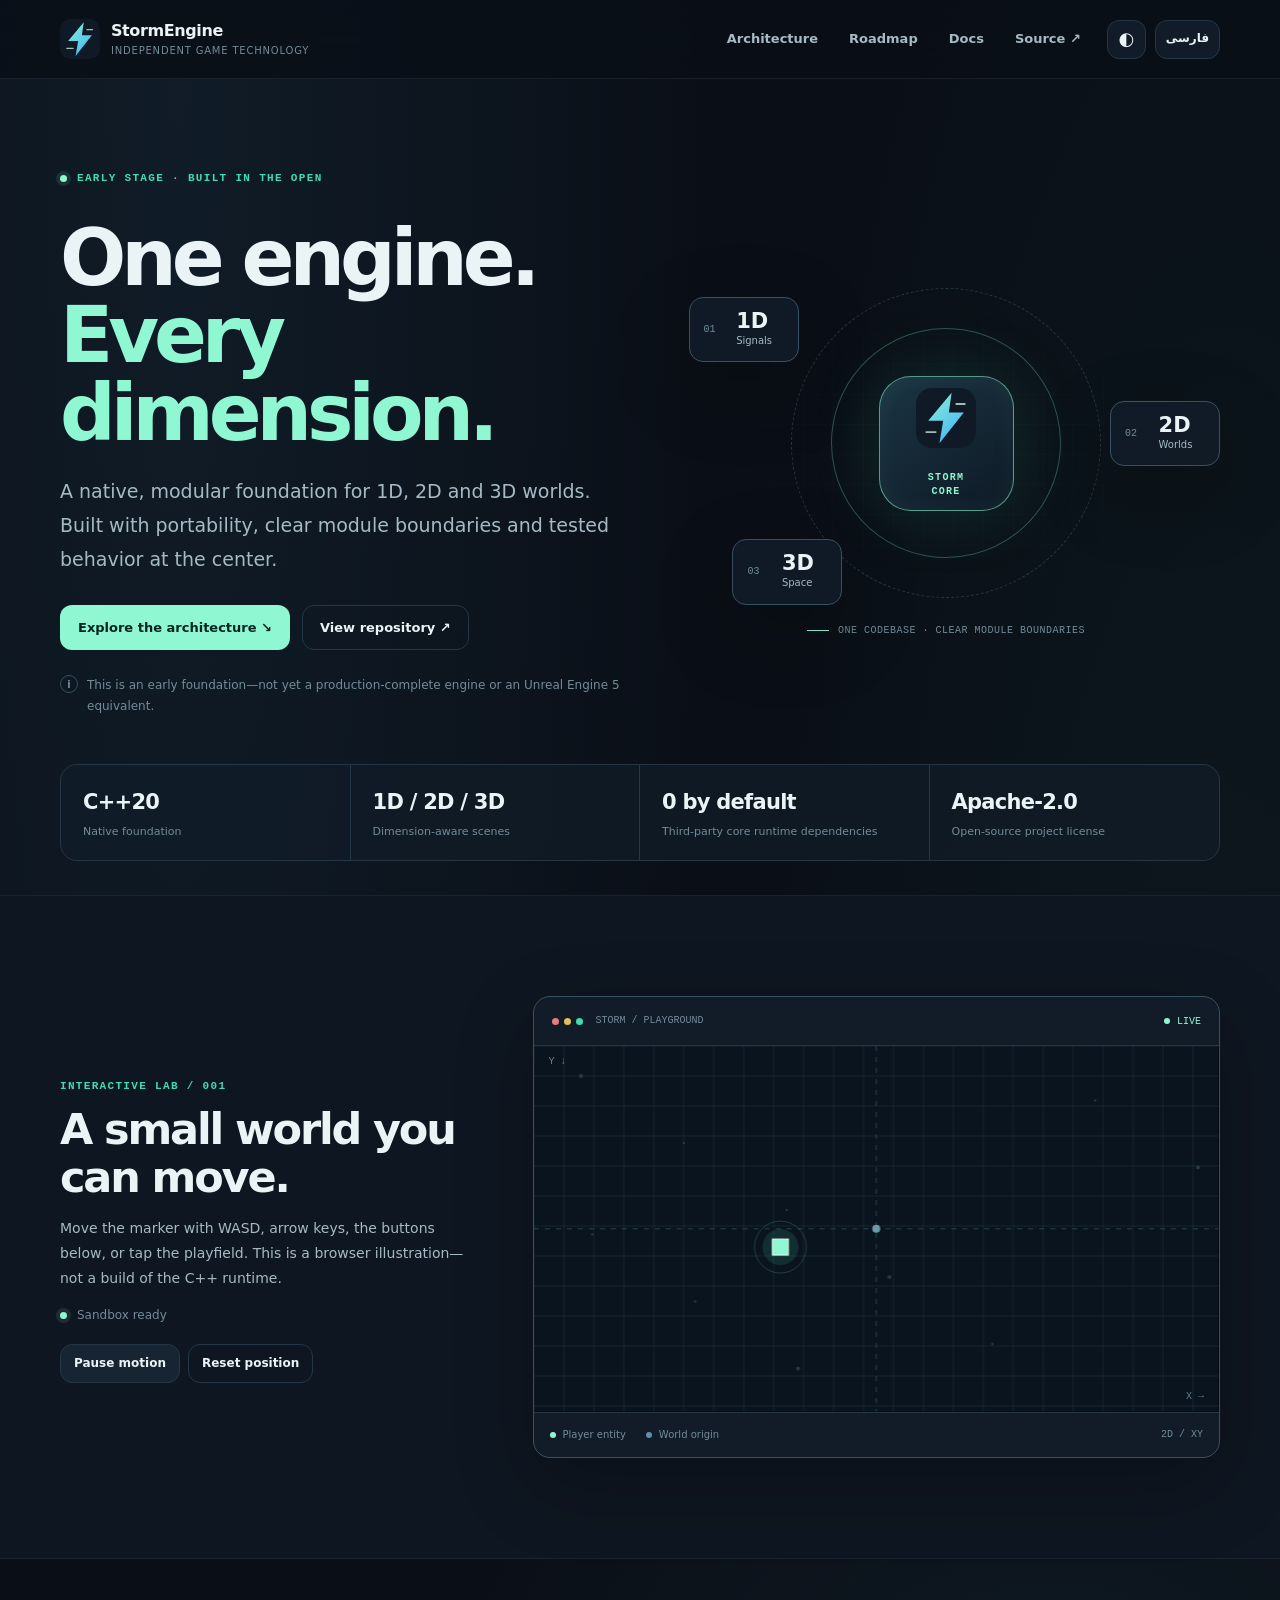
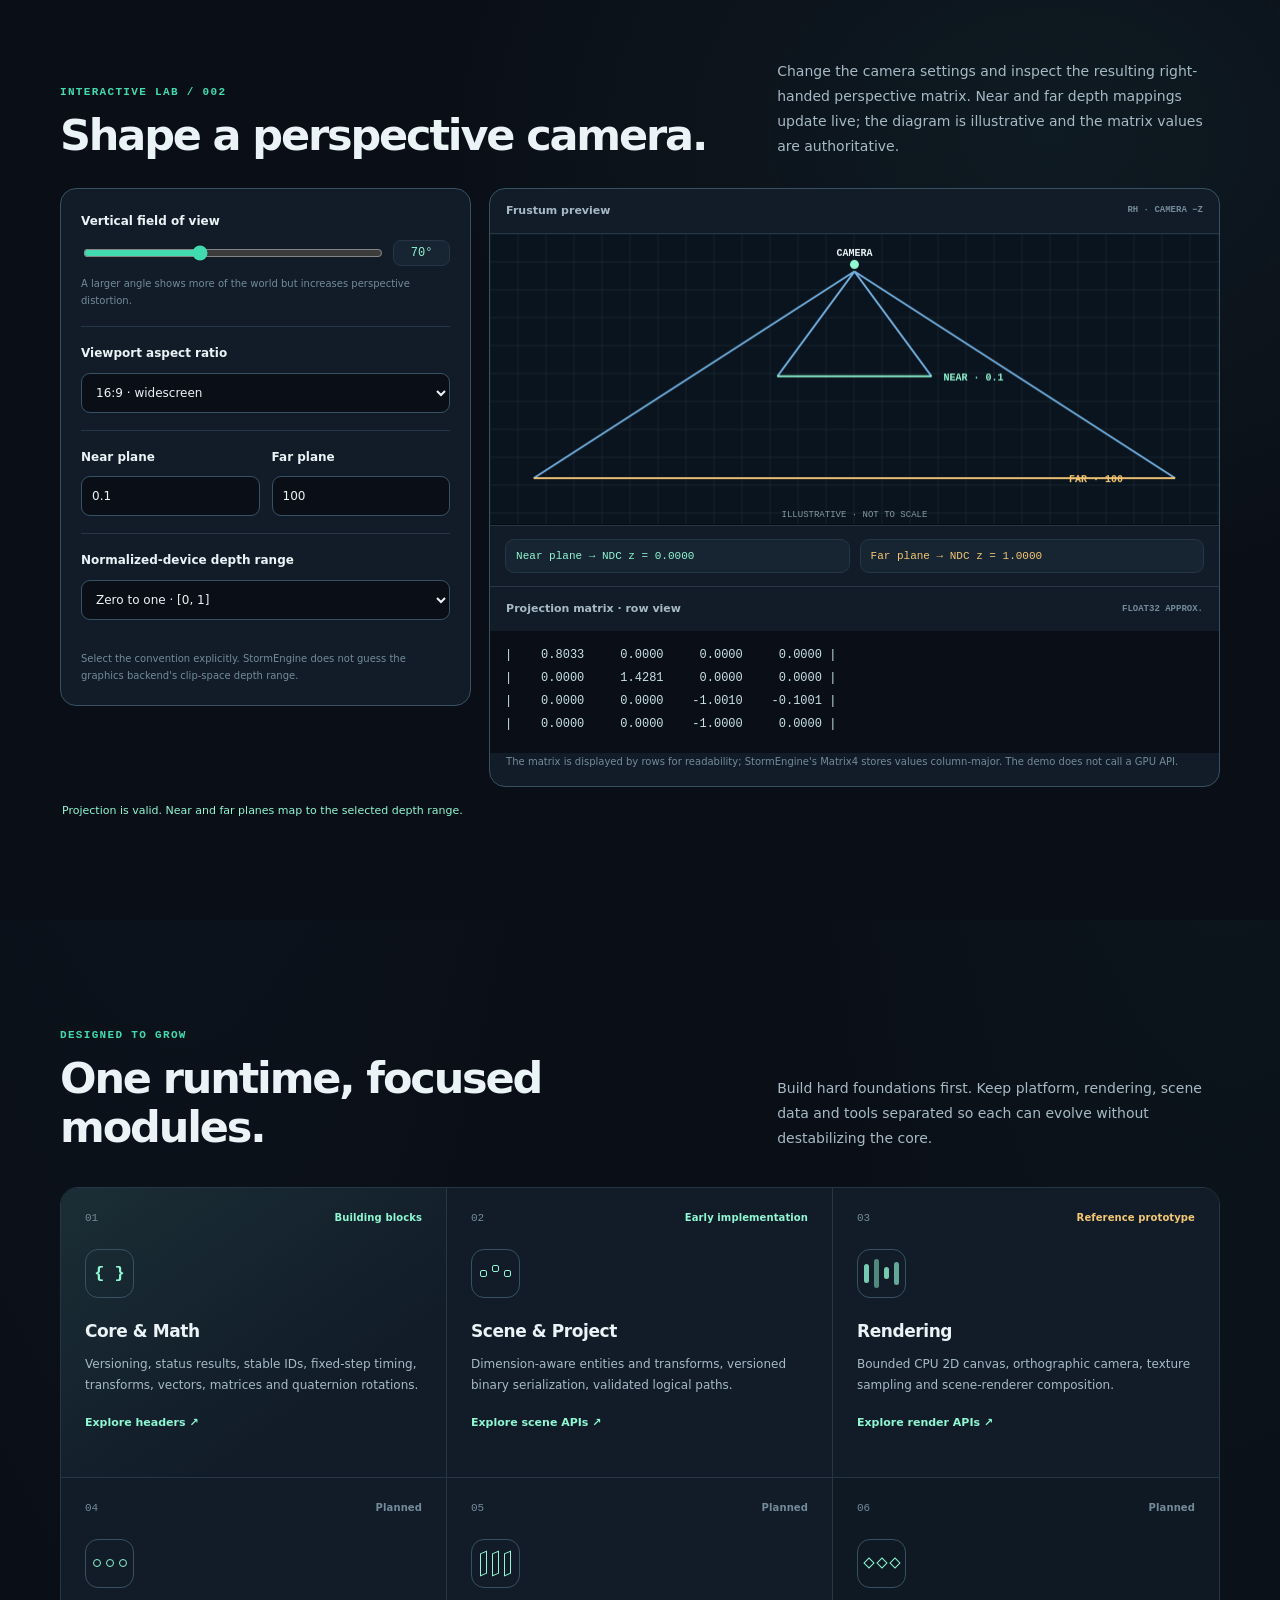
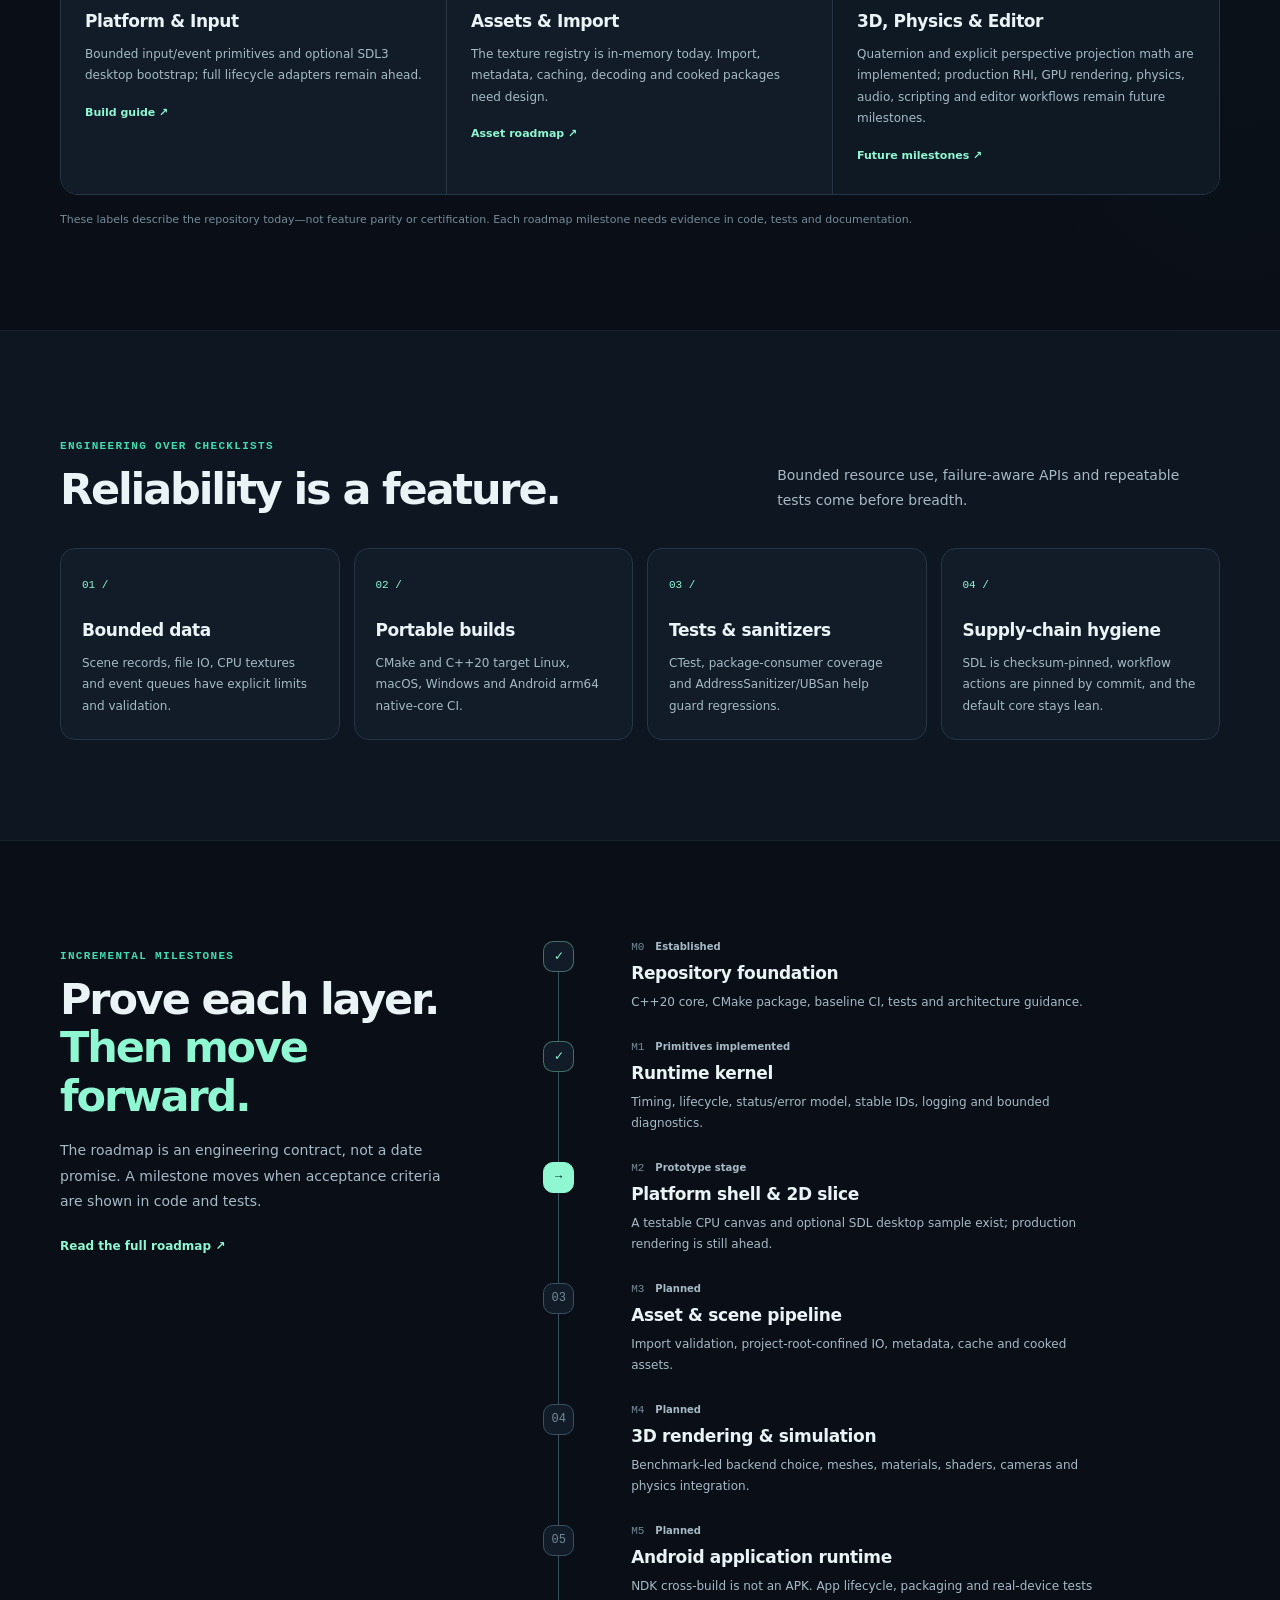
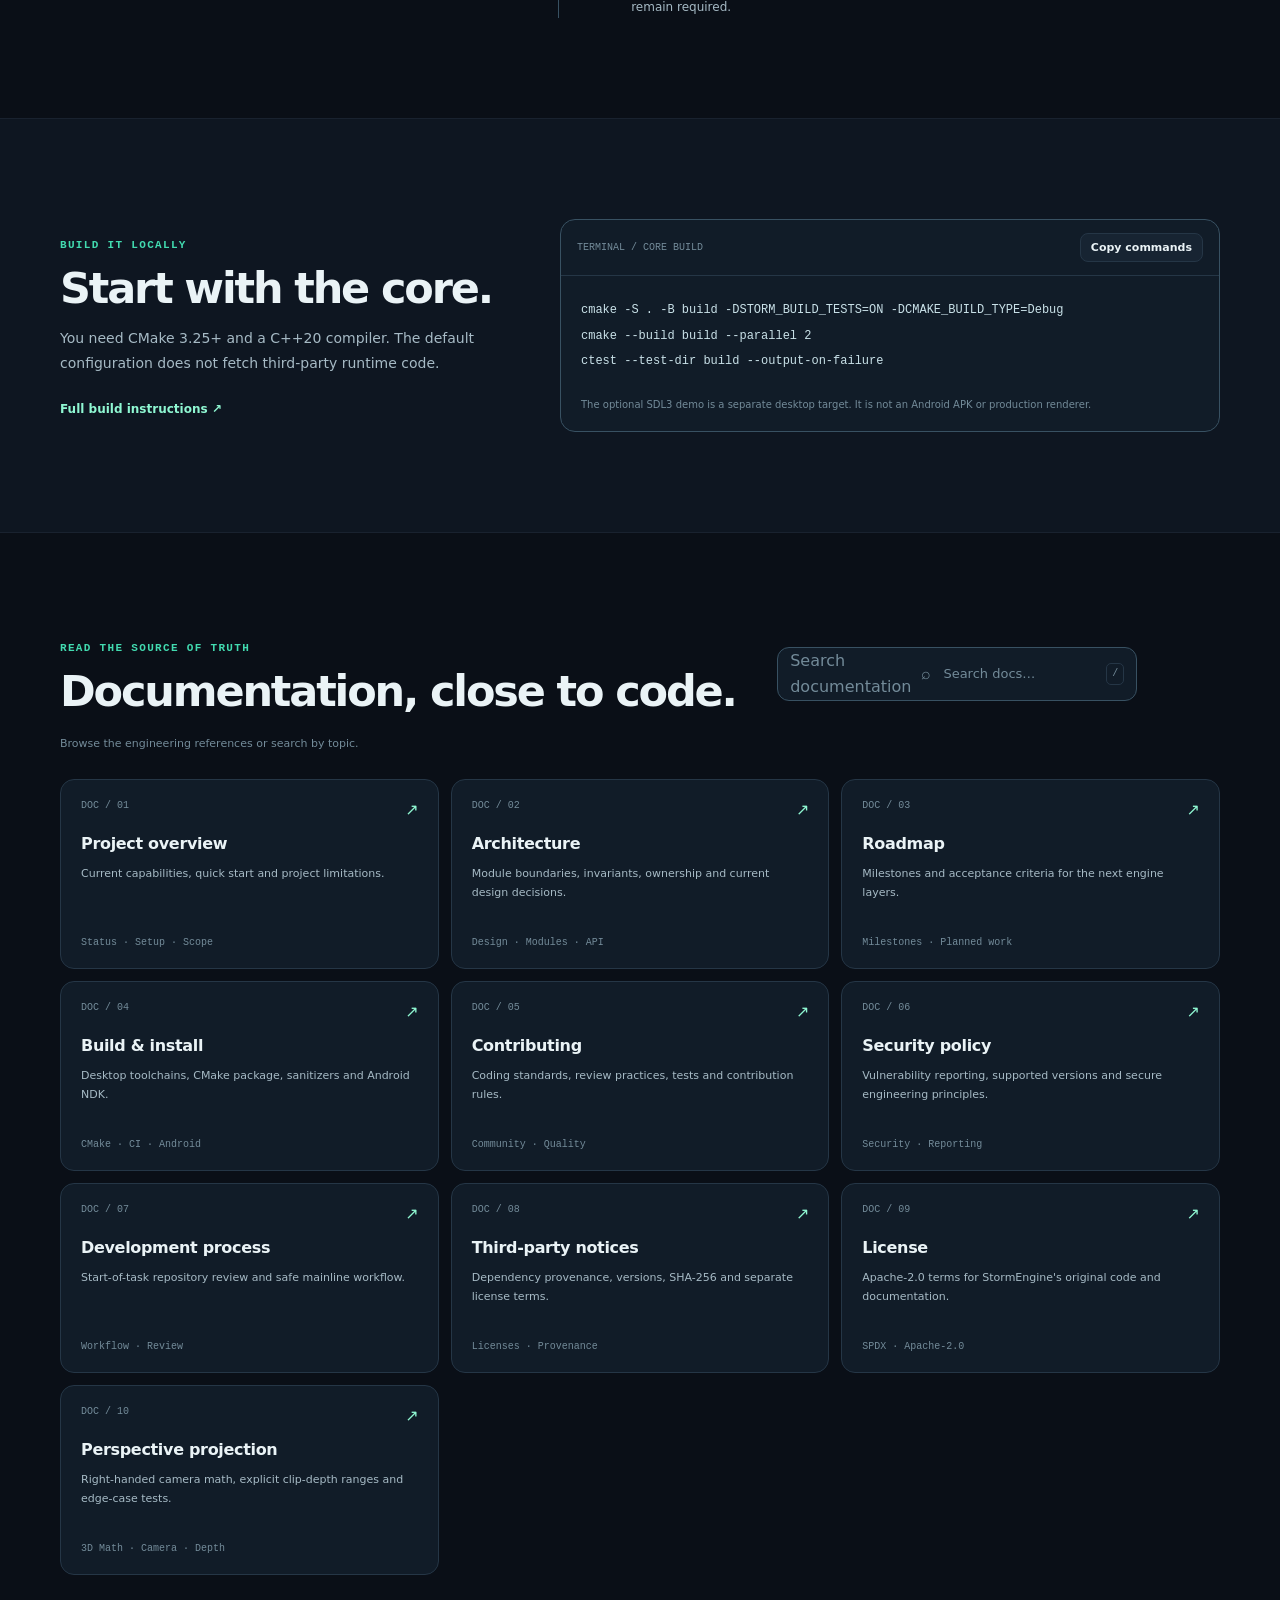
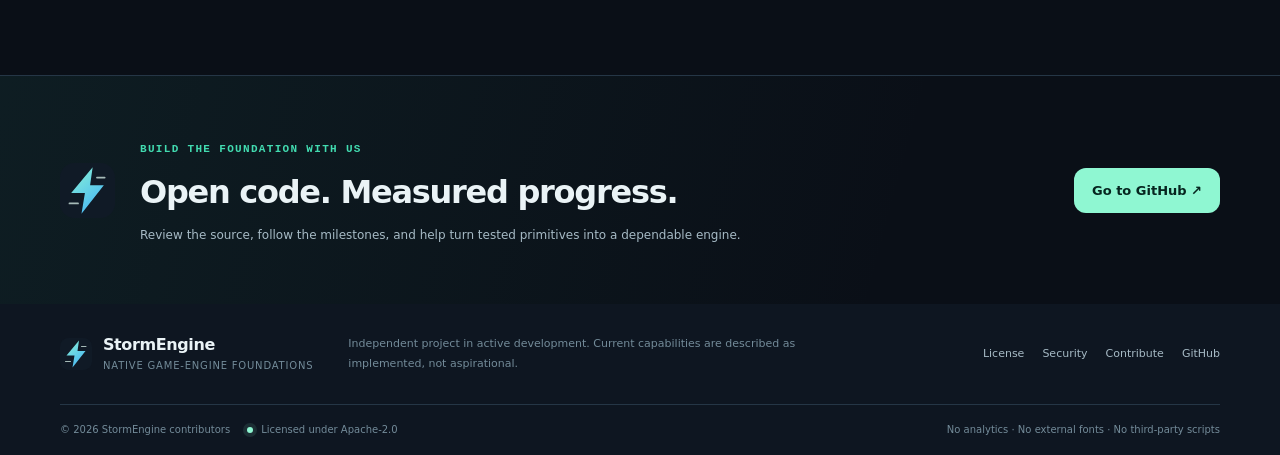
<file: site/index.html>
<!doctype html>
<html lang="en" dir="ltr" data-theme="dark">
<head>
  <meta charset="utf-8">
  <meta name="viewport" content="width=device-width,initial-scale=1">
  <meta name="color-scheme" content="dark light">
  <meta name="theme-color" content="#0a0f17">
  <meta name="description" content="StormEngine is an independent C++20 game-engine project for 1D, 2D and 3D experiences.">
  <meta http-equiv="Content-Security-Policy" content="default-src 'self'; base-uri 'self'; object-src 'none'; script-src 'self'; style-src 'self'; img-src 'self' data:; font-src 'self'; connect-src 'none'; form-action 'none'; upgrade-insecure-requests">
  <link rel="canonical" href="https://thedeverfankhajo-bot.github.io/StormEngine/">
  <link rel="icon" type="image/svg+xml" href="assets/images/storm-mark.svg">
  <link rel="stylesheet" href="assets/css/site.css">
  <title>StormEngine — One engine. Every dimension.</title>
  <script src="assets/js/site.js" defer></script>
</head>
<body>
  <a class="skip-link" href="#main" data-t="skip">Skip to content</a>
  <header class="site-header"><div class="container header-inner">
    <a class="brand" href="#top" aria-label="StormEngine home"><img src="assets/images/storm-mark.svg" width="40" height="40" alt=""><span><strong>StormEngine</strong><small data-t="brand-tag">Independent game technology</small></span></a>
    <nav class="primary-nav" aria-label="Primary navigation" data-ta="aria-label" data-t="nav-label"><a href="#architecture" data-t="nav-architecture">Architecture</a><a href="#roadmap" data-t="nav-roadmap">Roadmap</a><a href="#docs" data-t="nav-docs">Docs</a><a href="https://github.com/thedeverfankhajo-bot/StormEngine" rel="noopener noreferrer" data-t="nav-source">Source ↗</a></nav>
    <div class="header-actions"><button id="theme-toggle" class="icon-button" type="button" aria-label="Switch theme" title="Switch theme">◐</button><button id="language-toggle" class="language-button" type="button" lang="fa" aria-label="نمایش فارسی">فارسی</button></div>
  </div></header>
  <main id="main">
    <section class="hero section-space" id="top" aria-labelledby="hero-title"><div class="container hero-grid">
      <div class="hero-copy"><p class="eyebrow"><span class="status-dot" aria-hidden="true"></span><span data-t="hero-eyebrow">EARLY STAGE · BUILT IN THE OPEN</span></p><h1 id="hero-title"><span data-t="hero-title-a">One engine.</span><br><em data-t="hero-title-b">Every dimension.</em></h1><p class="hero-lede" data-t="hero-lede">A native, modular foundation for 1D, 2D and 3D worlds. Built with portability, clear module boundaries and tested behavior at the center.</p><div class="hero-actions"><a class="button button-primary" href="#architecture" data-t="hero-cta">Explore the architecture ↘</a><a class="button button-quiet" href="https://github.com/thedeverfankhajo-bot/StormEngine" rel="noopener noreferrer" data-t="repo-cta">View repository ↗</a></div><p class="reality-note"><span aria-hidden="true">i</span><span data-t="reality-note">This is an early foundation—not yet a production-complete engine or an Unreal Engine 5 equivalent.</span></p></div>
      <div class="hero-visual" role="img" aria-label="A central runtime joining one-dimensional, two-dimensional and three-dimensional worlds" data-ta="aria-label" data-t="visual-label"><div class="visual-grid"></div><div class="visual-orbit orbit-a"></div><div class="visual-orbit orbit-b"></div><div class="visual-core"><img src="assets/images/storm-mark.svg" alt="" width="68" height="68"><span>STORM<br>CORE</span></div><div class="dimension-node dimension-1"><small>01</small><b>1D</b><span data-t="dimension-signals">Signals</span></div><div class="dimension-node dimension-2"><small>02</small><b>2D</b><span data-t="dimension-worlds">Worlds</span></div><div class="dimension-node dimension-3"><small>03</small><b>3D</b><span data-t="dimension-space">Space</span></div><div class="visual-caption"><span></span><span data-t="visual-caption">ONE CODEBASE · CLEAR MODULE BOUNDARIES</span></div></div>
    </div><div class="container metrics-row"><div><strong>C++20</strong><span data-t="metric-native">Native foundation</span></div><div><strong>1D / 2D / 3D</strong><span data-t="metric-scenes">Dimension-aware scenes</span></div><div><strong>0 by default</strong><span data-t="metric-deps">Third-party core runtime dependencies</span></div><div><strong>Apache-2.0</strong><span data-t="metric-license">Open-source project license</span></div></div></section>
    <section class="section-space demo-section" aria-labelledby="demo-title"><div class="container demo-layout">
      <div class="section-intro"><p class="section-kicker" data-t="demo-kicker">INTERACTIVE LAB / 001</p><h2 id="demo-title" data-t="demo-title">A small world you can move.</h2><p data-t="demo-intro">Move the marker with WASD, arrow keys, the buttons below, or tap the playfield. This is a browser illustration—not a build of the C++ runtime.</p><p class="demo-status"><span class="status-dot" aria-hidden="true"></span><span id="demo-status" role="status" aria-live="polite" data-t="demo-ready">Sandbox ready</span></p><div class="demo-controls"><button id="demo-pause" class="button button-secondary" type="button" data-t="pause">Pause motion</button><button id="demo-reset" class="button button-quiet" type="button" data-t="reset">Reset position</button></div><div class="direction-pad" aria-label="Move demo marker" data-ta="aria-label" data-t="direction-label"><button type="button" data-move="up" aria-label="Move up" data-ta="aria-label" data-t="move-up">↑</button><div class="direction-row"><button type="button" data-move="left" aria-label="Move left" data-ta="aria-label" data-t="move-left">←</button><button type="button" data-move="down" aria-label="Move down" data-ta="aria-label" data-t="move-down">↓</button><button type="button" data-move="right" aria-label="Move right" data-ta="aria-label" data-t="move-right">→</button></div></div></div>
      <div class="playfield-card"><div class="playfield-toolbar"><div class="window-dots" aria-hidden="true"><i></i><i></i><i></i></div><span class="mono">STORM / PLAYGROUND</span><span class="live-label"><i></i><span data-t="live">LIVE</span></span></div><div class="playfield-wrap"><canvas id="engine-canvas" width="900" height="480" tabindex="0" aria-label="Interactive two-dimensional demo. Use arrow keys or WASD to move the marker." data-ta="aria-label" data-t="canvas-label"><p>Your browser does not support the canvas demo. The rest of the site still works.</p></canvas><span class="axis-label axis-x">X →</span><span class="axis-label axis-y">Y ↓</span></div><div class="playfield-footer"><span><i class="legend-dot legend-player"></i><span data-t="player-entity">Player entity</span></span><span><i class="legend-dot legend-origin"></i><span data-t="world-origin">World origin</span></span><span class="mono">2D / XY</span></div></div>
    </div></section>
    <section class="section-space projection-lab-section" id="projection-lab" aria-labelledby="projection-lab-title">
      <div class="container">
        <div class="section-heading projection-heading">
          <div><p class="section-kicker" data-t="projection-kicker">INTERACTIVE LAB / 002</p><h2 id="projection-lab-title" data-t="projection-title">Shape a perspective camera.</h2></div>
          <p data-t="projection-intro">Change the camera settings and inspect the resulting right-handed perspective matrix. Near and far depth mappings update live; the diagram is illustrative and the matrix values are authoritative.</p>
        </div>
        <div class="projection-workbench">
          <div class="projection-controls" role="group" aria-label="Perspective projection controls" data-ta="aria-label" data-t="projection-controls-label">
            <div class="projection-field">
              <label for="projection-fov" data-t="projection-fov-label">Vertical field of view</label>
              <div class="projection-range-line"><input id="projection-fov" name="projection-fov" type="range" min="5" max="175" step="1" value="70" aria-describedby="projection-fov-help"><output id="projection-fov-value" for="projection-fov">70°</output></div>
              <p id="projection-fov-help" class="projection-help" data-t="projection-fov-help">A larger angle shows more of the world but increases perspective distortion.</p>
            </div>
            <div class="projection-field">
              <label for="projection-aspect" data-t="projection-aspect-label">Viewport aspect ratio</label>
              <select id="projection-aspect" name="projection-aspect">
                <option value="1.7777778" data-t="projection-aspect-16-9">16:9 · widescreen</option>
                <option value="1.6" data-t="projection-aspect-16-10">16:10</option>
                <option value="1.3333334" data-t="projection-aspect-4-3">4:3</option>
                <option value="1" data-t="projection-aspect-1-1">1:1 · square</option>
              </select>
            </div>
            <div class="projection-field projection-plane-fields">
              <div><label for="projection-near" data-t="projection-near-label">Near plane</label><input id="projection-near" name="projection-near" type="number" min="0.000001" max="1000000" step="any" value="0.1" inputmode="decimal"></div>
              <div><label for="projection-far" data-t="projection-far-label">Far plane</label><input id="projection-far" name="projection-far" type="number" min="0.000001" max="1000000" step="any" value="100" inputmode="decimal"></div>
            </div>
            <div class="projection-field">
              <label for="projection-depth" data-t="projection-depth-label">Normalized-device depth range</label>
              <select id="projection-depth" name="projection-depth">
                <option value="zero-to-one" data-t="projection-depth-zero">Zero to one · [0, 1]</option>
                <option value="negative-one-to-one" data-t="projection-depth-negative">Negative one to one · [-1, 1]</option>
              </select>
            </div>
            <p class="projection-help projection-depth-help" data-t="projection-depth-help">Select the convention explicitly. StormEngine does not guess the graphics backend's clip-space depth range.</p>
          </div>
          <div class="projection-visual-card">
            <div class="projection-visual-toolbar"><span data-t="projection-preview-label">Frustum preview</span><span class="mono">RH · CAMERA −Z</span></div>
            <canvas id="projection-canvas" width="900" height="360" aria-label="Illustrative perspective frustum diagram" data-ta="aria-label" data-t="projection-diagram-label"><span data-t="projection-canvas-fallback">A perspective-frustum illustration. Matrix results remain available below.</span></canvas>
            <div class="projection-plane-results">
              <p id="projection-near-result">Near plane → NDC z = 0.0000</p>
              <p id="projection-far-result">Far plane → NDC z = 1.0000</p>
            </div>
            <div class="projection-matrix-heading"><span data-t="projection-matrix-title">Projection matrix · row view</span><span class="mono">FLOAT32 APPROX.</span></div>
            <pre id="projection-matrix" class="projection-matrix" dir="ltr" aria-label="Perspective projection matrix" data-ta="aria-label" data-t="projection-matrix-label">|  0.8033  0.0000  0.0000  0.0000 |
|  0.0000  1.4281  0.0000  0.0000 |
|  0.0000  0.0000 -1.0010 -0.1001 |
|  0.0000  0.0000 -1.0000  0.0000 |</pre>
            <p class="projection-footnote" data-t="projection-footnote">The matrix is displayed by rows for readability; StormEngine's Matrix4 stores values column-major. The demo does not call a GPU API.</p>
          </div>
        </div>
        <p class="projection-status" id="projection-status" role="status" aria-live="polite" data-t="projection-ready">Projection is valid. Near and far planes map to the selected depth range.</p>
      </div>
    </section>
    <section class="section-space" id="architecture" aria-labelledby="architecture-title"><div class="container"><div class="section-heading"><div><p class="section-kicker" data-t="arch-kicker">DESIGNED TO GROW</p><h2 id="architecture-title" data-t="arch-title">One runtime, focused modules.</h2></div><p data-t="arch-intro">Build hard foundations first. Keep platform, rendering, scene data and tools separated so each can evolve without destabilizing the core.</p></div>
      <div class="architecture-grid">
        <article class="module-card module-core"><div class="module-top"><span>01</span><b class="state-built" data-t="state-building">Building blocks</b></div><div class="module-glyph" aria-hidden="true">{ }</div><h3 data-t="mod-core">Core & Math</h3><p data-t="mod-core-desc">Versioning, status results, stable IDs, fixed-step timing, transforms, vectors, matrices and quaternion rotations.</p><a href="https://github.com/thedeverfankhajo-bot/StormEngine/tree/main/include/storm/core" rel="noopener noreferrer" data-t="link-headers">Explore headers ↗</a></article>
        <article class="module-card"><div class="module-top"><span>02</span><b class="state-built" data-t="state-early">Early implementation</b></div><div class="module-glyph glyph-scene" aria-hidden="true"><i></i><i></i><i></i></div><h3 data-t="mod-scene">Scene & Project</h3><p data-t="mod-scene-desc">Dimension-aware entities and transforms, versioned binary serialization, validated logical paths.</p><a href="https://github.com/thedeverfankhajo-bot/StormEngine/tree/main/include/storm/scene" rel="noopener noreferrer" data-t="link-scene">Explore scene APIs ↗</a></article>
        <article class="module-card"><div class="module-top"><span>03</span><b class="state-prototype" data-t="state-reference">Reference prototype</b></div><div class="module-glyph glyph-render" aria-hidden="true"><i></i><i></i><i></i><i></i></div><h3 data-t="mod-render">Rendering</h3><p data-t="mod-render-desc">Bounded CPU 2D canvas, orthographic camera, texture sampling and scene-renderer composition.</p><a href="https://github.com/thedeverfankhajo-bot/StormEngine/tree/main/include/storm/render" rel="noopener noreferrer" data-t="link-render">Explore render APIs ↗</a></article>
        <article class="module-card"><div class="module-top"><span>04</span><b class="state-planned" data-t="state-planned">Planned</b></div><div class="module-glyph glyph-input" aria-hidden="true"><i></i><i></i><i></i></div><h3 data-t="mod-platform">Platform & Input</h3><p data-t="mod-platform-desc">Bounded input/event primitives and optional SDL3 desktop bootstrap; full lifecycle adapters remain ahead.</p><a href="https://github.com/thedeverfankhajo-bot/StormEngine/blob/main/docs/BUILDING.md" rel="noopener noreferrer" data-t="link-build">Build guide ↗</a></article>
        <article class="module-card"><div class="module-top"><span>05</span><b class="state-planned" data-t="state-planned">Planned</b></div><div class="module-glyph glyph-assets" aria-hidden="true"><i></i><i></i><i></i></div><h3 data-t="mod-assets">Assets & Import</h3><p data-t="mod-assets-desc">The texture registry is in-memory today. Import, metadata, caching, decoding and cooked packages need design.</p><a href="https://github.com/thedeverfankhajo-bot/StormEngine/blob/main/docs/ROADMAP.md" rel="noopener noreferrer" data-t="link-roadmap">Asset roadmap ↗</a></article>
        <article class="module-card module-future"><div class="module-top"><span>06</span><b class="state-planned" data-t="state-planned">Planned</b></div><div class="module-glyph glyph-future" aria-hidden="true"><i></i><i></i><i></i></div><h3 data-t="mod-future">3D, Physics & Editor</h3><p data-t="mod-future-desc">Quaternion and explicit perspective projection math are implemented; production RHI, GPU rendering, physics, audio, scripting and editor workflows remain future milestones.</p><a href="https://github.com/thedeverfankhajo-bot/StormEngine/blob/main/docs/ROADMAP.md#m4--3d-rendering-and-simulation" rel="noopener noreferrer" data-t="link-future">Future milestones ↗</a></article>
      </div><p class="architecture-footnote" data-t="arch-footnote">These labels describe the repository today—not feature parity or certification. Each roadmap milestone needs evidence in code, tests and documentation.</p></div></section>
    <section class="section-space capability-section"><div class="container"><div class="section-heading"><div><p class="section-kicker" data-t="quality-kicker">ENGINEERING OVER CHECKLISTS</p><h2 data-t="quality-title">Reliability is a feature.</h2></div><p data-t="quality-intro">Bounded resource use, failure-aware APIs and repeatable tests come before breadth.</p></div><div class="quality-grid"><article class="quality-card"><span>01 /</span><h3 data-t="quality-bounds">Bounded data</h3><p data-t="quality-bounds-desc">Scene records, file IO, CPU textures and event queues have explicit limits and validation.</p></article><article class="quality-card"><span>02 /</span><h3 data-t="quality-portable">Portable builds</h3><p data-t="quality-portable-desc">CMake and C++20 target Linux, macOS, Windows and Android arm64 native-core CI.</p></article><article class="quality-card"><span>03 /</span><h3 data-t="quality-tests">Tests & sanitizers</h3><p data-t="quality-tests-desc">CTest, package-consumer coverage and AddressSanitizer/UBSan help guard regressions.</p></article><article class="quality-card"><span>04 /</span><h3 data-t="quality-supply">Supply-chain hygiene</h3><p data-t="quality-supply-desc">SDL is checksum-pinned, workflow actions are pinned by commit, and the default core stays lean.</p></article></div></div></section>
    <section class="section-space roadmap-section" id="roadmap" aria-labelledby="roadmap-title"><div class="container roadmap-layout"><div class="roadmap-intro"><p class="section-kicker" data-t="roadmap-kicker">INCREMENTAL MILESTONES</p><h2 id="roadmap-title"><span data-t="roadmap-title-a">Prove each layer.</span><br><em data-t="roadmap-title-b">Then move forward.</em></h2><p data-t="roadmap-intro">The roadmap is an engineering contract, not a date promise. A milestone moves when acceptance criteria are shown in code and tests.</p><a class="text-link" href="https://github.com/thedeverfankhajo-bot/StormEngine/blob/main/docs/ROADMAP.md" rel="noopener noreferrer" data-t="full-roadmap">Read the full roadmap ↗</a></div><div class="milestone-list">
      <article class="milestone milestone-done"><div class="milestone-mark">✓</div><div><div class="milestone-meta"><span>M0</span><b data-t="milestone-established">Established</b></div><h3 data-t="mile0">Repository foundation</h3><p data-t="mile0-desc">C++20 core, CMake package, baseline CI, tests and architecture guidance.</p></div></article>
      <article class="milestone milestone-done"><div class="milestone-mark">✓</div><div><div class="milestone-meta"><span>M1</span><b data-t="milestone-primitives">Primitives implemented</b></div><h3 data-t="mile1">Runtime kernel</h3><p data-t="mile1-desc">Timing, lifecycle, status/error model, stable IDs, logging and bounded diagnostics.</p></div></article>
      <article class="milestone milestone-active"><div class="milestone-mark">→</div><div><div class="milestone-meta"><span>M2</span><b data-t="milestone-prototype">Prototype stage</b></div><h3 data-t="mile2">Platform shell & 2D slice</h3><p data-t="mile2-desc">A testable CPU canvas and optional SDL desktop sample exist; production rendering is still ahead.</p></div></article>
      <article class="milestone"><div class="milestone-mark">03</div><div><div class="milestone-meta"><span>M3</span><b data-t="state-planned">Planned</b></div><h3 data-t="mile3">Asset & scene pipeline</h3><p data-t="mile3-desc">Import validation, project-root-confined IO, metadata, cache and cooked assets.</p></div></article>
      <article class="milestone"><div class="milestone-mark">04</div><div><div class="milestone-meta"><span>M4</span><b data-t="state-planned">Planned</b></div><h3 data-t="mile4">3D rendering & simulation</h3><p data-t="mile4-desc">Benchmark-led backend choice, meshes, materials, shaders, cameras and physics integration.</p></div></article>
      <article class="milestone"><div class="milestone-mark">05</div><div><div class="milestone-meta"><span>M5</span><b data-t="state-planned">Planned</b></div><h3 data-t="mile5">Android application runtime</h3><p data-t="mile5-desc">NDK cross-build is not an APK. App lifecycle, packaging and real-device tests remain required.</p></div></article>
    </div></div></section>
    <section class="section-space start-section"><div class="container start-layout"><div><p class="section-kicker" data-t="start-kicker">BUILD IT LOCALLY</p><h2 data-t="start-title">Start with the core.</h2><p data-t="start-intro">You need CMake 3.25+ and a C++20 compiler. The default configuration does not fetch third-party runtime code.</p><a class="text-link" href="https://github.com/thedeverfankhajo-bot/StormEngine/blob/main/docs/BUILDING.md" rel="noopener noreferrer" data-t="start-guide">Full build instructions ↗</a></div><div class="code-card"><div class="code-title"><span data-t="terminal-label">TERMINAL / CORE BUILD</span><button id="copy-command" class="copy-button" type="button" data-t="copy-command">Copy commands</button></div><pre><code id="build-command">cmake -S . -B build -DSTORM_BUILD_TESTS=ON -DCMAKE_BUILD_TYPE=Debug
cmake --build build --parallel 2
ctest --test-dir build --output-on-failure</code></pre><p data-t="code-footnote">The optional SDL3 demo is a separate desktop target. It is not an Android APK or production renderer.</p></div></div></section>
    <section class="section-space docs-section" id="docs" aria-labelledby="docs-title"><div class="container"><div class="section-heading docs-heading"><div><p class="section-kicker" data-t="docs-kicker">READ THE SOURCE OF TRUTH</p><h2 id="docs-title" data-t="docs-title">Documentation, close to code.</h2></div><label class="doc-search"><span class="sr-only" data-t="search-label">Search documentation</span><span aria-hidden="true">⌕</span><input id="docs-search" type="search" placeholder="Search docs…" autocomplete="off" data-ta="placeholder" data-t="search-placeholder"><kbd>/</kbd></label></div><p class="search-summary" id="search-summary" aria-live="polite" data-t="search-summary">Browse the engineering references or search by topic.</p><div class="docs-grid" id="docs-grid">
      <a class="doc-card" href="https://github.com/thedeverfankhajo-bot/StormEngine/blob/main/README.md" rel="noopener noreferrer" data-search="overview status quick start getting started"><span class="doc-number">DOC / 01</span><span class="doc-arrow">↗</span><h3 data-t="doc-overview">Project overview</h3><p data-t="doc-overview-desc">Current capabilities, quick start and project limitations.</p><span data-t="tag-overview" class="doc-tags">Status · Setup · Scope</span></a>
      <a class="doc-card" href="https://github.com/thedeverfankhajo-bot/StormEngine/blob/main/docs/ARCHITECTURE.md" rel="noopener noreferrer" data-search="architecture core renderer scene assets platform module boundaries matrices"><span class="doc-number">DOC / 02</span><span class="doc-arrow">↗</span><h3 data-t="doc-architecture">Architecture</h3><p data-t="doc-architecture-desc">Module boundaries, invariants, ownership and current design decisions.</p><span class="doc-tags" data-t="tag-architecture">Design · Modules · API</span></a>
      <a class="doc-card" href="https://github.com/thedeverfankhajo-bot/StormEngine/blob/main/docs/ROADMAP.md" rel="noopener noreferrer" data-search="roadmap milestones renderer 3d android physics editor future"><span class="doc-number">DOC / 03</span><span class="doc-arrow">↗</span><h3 data-t="doc-roadmap">Roadmap</h3><p data-t="doc-roadmap-desc">Milestones and acceptance criteria for the next engine layers.</p><span class="doc-tags" data-t="tag-roadmap">Milestones · Planned work</span></a>
      <a class="doc-card" href="https://github.com/thedeverfankhajo-bot/StormEngine/blob/main/docs/BUILDING.md" rel="noopener noreferrer" data-search="build cmake c++ linux windows macos android ndk toolchain"><span class="doc-number">DOC / 04</span><span class="doc-arrow">↗</span><h3 data-t="doc-build">Build & install</h3><p data-t="doc-build-desc">Desktop toolchains, CMake package, sanitizers and Android NDK.</p><span class="doc-tags" data-t="tag-build">CMake · CI · Android</span></a>
      <a class="doc-card" href="https://github.com/thedeverfankhajo-bot/StormEngine/blob/main/CONTRIBUTING.md" rel="noopener noreferrer" data-search="contributing coding conventions pull request tests review license"><span class="doc-number">DOC / 05</span><span class="doc-arrow">↗</span><h3 data-t="doc-contrib">Contributing</h3><p data-t="doc-contrib-desc">Coding standards, review practices, tests and contribution rules.</p><span class="doc-tags" data-t="tag-contrib">Community · Quality</span></a>
      <a class="doc-card" href="https://github.com/thedeverfankhajo-bot/StormEngine/blob/main/SECURITY.md" rel="noopener noreferrer" data-search="security vulnerability reporting dependency supply chain malformed input"><span class="doc-number">DOC / 06</span><span class="doc-arrow">↗</span><h3 data-t="doc-security">Security policy</h3><p data-t="doc-security-desc">Vulnerability reporting, supported versions and secure engineering principles.</p><span class="doc-tags" data-t="tag-security">Security · Reporting</span></a>
      <a class="doc-card" href="https://github.com/thedeverfankhajo-bot/StormEngine/blob/main/docs/DEVELOPMENT.md" rel="noopener noreferrer" data-search="development full repository review history commit mainline"><span class="doc-number">DOC / 07</span><span class="doc-arrow">↗</span><h3 data-t="doc-development">Development process</h3><p data-t="doc-development-desc">Start-of-task repository review and safe mainline workflow.</p><span class="doc-tags" data-t="tag-development">Workflow · Review</span></a>
      <a class="doc-card" href="https://github.com/thedeverfankhajo-bot/StormEngine/blob/main/THIRD_PARTY_NOTICES.md" rel="noopener noreferrer" data-search="third party SDL license checksum provenance dependencies"><span class="doc-number">DOC / 08</span><span class="doc-arrow">↗</span><h3 data-t="doc-thirdparty">Third-party notices</h3><p data-t="doc-thirdparty-desc">Dependency provenance, versions, SHA-256 and separate license terms.</p><span class="doc-tags" data-t="tag-thirdparty">Licenses · Provenance</span></a>
      <a class="doc-card" href="https://github.com/thedeverfankhajo-bot/StormEngine/blob/main/LICENSE" rel="noopener noreferrer" data-search="apache license commercial patent copyright trademarks"><span class="doc-number">DOC / 09</span><span class="doc-arrow">↗</span><h3 data-t="doc-license">License</h3><p data-t="doc-license-desc">Apache-2.0 terms for StormEngine's original code and documentation.</p><span class="doc-tags">SPDX · Apache-2.0</span></a>
      <a class="doc-card" href="https://github.com/thedeverfankhajo-bot/StormEngine/blob/main/docs/decisions/0009-explicit-perspective-projection.md" rel="noopener noreferrer" data-search="3d perspective projection camera matrix depth clip range vulkan zero to one negative one to one math"><span class="doc-number">DOC / 10</span><span class="doc-arrow">↗</span><h3 data-t="doc-projection">Perspective projection</h3><p data-t="doc-projection-desc">Right-handed camera math, explicit clip-depth ranges and edge-case tests.</p><span class="doc-tags" data-t="tag-projection">3D Math · Camera · Depth</span></a>
    </div><p id="docs-empty" class="docs-empty" hidden data-t="docs-empty">No document matches that search. Try a different keyword.</p></div></section>
    <section class="closing-section"><div class="container closing-inner"><img src="assets/images/storm-mark.svg" width="55" height="55" alt=""><div><p class="section-kicker" data-t="closing-kicker">BUILD THE FOUNDATION WITH US</p><h2 data-t="closing-title">Open code. Measured progress.</h2><p data-t="closing-desc">Review the source, follow the milestones, and help turn tested primitives into a dependable engine.</p></div><a class="button button-primary" href="https://github.com/thedeverfankhajo-bot/StormEngine" rel="noopener noreferrer" data-t="closing-cta">Go to GitHub ↗</a></div></section>
  </main>
  <footer class="site-footer"><div class="container footer-main"><a class="brand" href="#top"><img src="assets/images/storm-mark.svg" width="32" height="32" alt=""><span><strong>StormEngine</strong><small data-t="footer-tag">Native game-engine foundations</small></span></a><p data-t="footer-disclaimer">Independent project in active development. Current capabilities are described as implemented, not aspirational.</p><nav aria-label="Legal and project links" data-ta="aria-label" data-t="footer-nav"><a href="https://github.com/thedeverfankhajo-bot/StormEngine/blob/main/LICENSE" rel="noopener noreferrer">License</a><a href="https://github.com/thedeverfankhajo-bot/StormEngine/blob/main/SECURITY.md" rel="noopener noreferrer">Security</a><a href="https://github.com/thedeverfankhajo-bot/StormEngine/blob/main/CONTRIBUTING.md" rel="noopener noreferrer">Contribute</a><a href="https://github.com/thedeverfankhajo-bot/StormEngine" rel="noopener noreferrer">GitHub</a></nav></div><div class="container footer-bottom"><span>© <span id="current-year">2026</span> StormEngine contributors</span><span><i class="status-dot"></i><span data-t="footer-license">Licensed under Apache-2.0</span></span><span data-t="footer-privacy">No analytics · No external fonts · No third-party scripts</span></div></footer>
</body>
</html>
</file>
<file: site/assets/css/site.css>
:root{color-scheme:dark;--bg:#0a0f17;--bg-soft:#0e1621;--surface:#111c28;--surface-raised:#172432;--border:#253646;--border-strong:#385162;--text:#eaf3f6;--muted:#a6bac5;--subtle:#738b99;--mint:#8ff7d2;--mint-strong:#42dbb0;--blue:#83caff;--gold:#f3c774;--shadow:0 26px 80px rgb(0 0 0 / 24%);--content:1160px;--font:system-ui,-apple-system,BlinkMacSystemFont,"Segoe UI",sans-serif;--mono:ui-monospace,SFMono-Regular,Consolas,"Liberation Mono",monospace}
:root[data-theme="light"]{color-scheme:light;--bg:#f3f8fa;--bg-soft:#eaf2f5;--surface:#fff;--surface-raised:#edf5f7;--border:#d3e0e6;--border-strong:#b6cbd5;--text:#132530;--muted:#506775;--subtle:#647d8b;--mint:#087b65;--mint-strong:#076750;--blue:#116eaf;--gold:#8a5c05;--shadow:0 25px 80px rgb(36 70 91 / 10%)}
*,*::before,*::after{box-sizing:border-box}html{scroll-behavior:smooth;scroll-padding-top:90px}body{min-width:320px;margin:0;background:radial-gradient(ellipse at 14% 1%,rgb(57 115 150 / 13%),transparent 33rem),radial-gradient(ellipse at 96% 22%,rgb(50 145 119 / 8%),transparent 30rem),var(--bg);color:var(--text);font-family:var(--font);font-size:16px;line-height:1.65;-webkit-font-smoothing:antialiased;text-rendering:optimizeLegibility}img,svg,canvas{max-width:100%}a{color:inherit;text-decoration:none}button,input{font:inherit}button,a{ -webkit-tap-highlight-color:transparent}button:focus-visible,a:focus-visible,input:focus-visible,canvas:focus-visible{outline:3px solid var(--blue);outline-offset:4px}::selection{background:rgb(143 247 210 / 26%);color:var(--text)}.container{width:min(var(--content),calc(100% - 48px));margin-inline:auto}.section-space{padding-block:100px}.mono,code,pre,kbd{font-family:var(--mono)}.skip-link{position:fixed;top:10px;inset-inline-start:10px;z-index:1000;padding:10px 16px;border-radius:10px;background:var(--mint);color:#06221b;transform:translateY(-160%)}.skip-link:focus{transform:translateY(0)}
.site-header{position:sticky;top:0;z-index:100;border-bottom:1px solid rgb(128 158 183 / 13%);background:color-mix(in srgb,var(--bg) 88%,transparent);backdrop-filter:blur(18px)}.header-inner{min-height:78px;display:flex;align-items:center;gap:26px}.brand{display:inline-flex;align-items:center;gap:11px;flex:0 0 auto}.brand img{flex:0 0 auto}.brand span{display:flex;flex-direction:column;line-height:1.15}.brand strong{font-size:16px;letter-spacing:-.025em;font-weight:760}.brand small{margin-top:5px;color:var(--subtle);font-size:10px;letter-spacing:.08em;text-transform:uppercase}.primary-nav{margin-inline-start:auto;display:flex;align-items:center;gap:clamp(14px,2.5vw,31px)}.primary-nav a{color:var(--muted);font-size:13px;font-weight:650;transition:color .18s ease}.primary-nav a:hover,.footer-main nav a:hover{color:var(--mint)}.header-actions{display:flex;align-items:center;gap:9px}.icon-button,.language-button{display:inline-grid;place-items:center;min-width:39px;min-height:39px;padding:0 10px;border:1px solid var(--border);border-radius:12px;background:var(--surface);color:var(--text);cursor:pointer}.icon-button{font-size:18px}.language-button{font-size:12px;font-weight:750}.icon-button:hover,.language-button:hover{border-color:var(--mint)}
.hero{padding-top:79px;padding-bottom:34px;overflow:hidden}.hero-grid{display:grid;grid-template-columns:minmax(0,1.02fr) minmax(0,.98fr);gap:42px;align-items:center}.hero-copy{max-width:635px;position:relative;z-index:1}.eyebrow,.section-kicker{display:inline-flex;align-items:center;gap:10px;color:var(--mint-strong);font-family:var(--mono);font-size:11px;font-weight:750;letter-spacing:.12em;text-transform:uppercase}.status-dot{display:inline-block;width:7px;height:7px;flex:0 0 auto;border-radius:50%;background:var(--mint);box-shadow:0 0 0 4px rgb(143 247 210 / 10%)}.hero h1{margin:22px 0;font-size:clamp(45px,6.3vw,78px);font-weight:780;letter-spacing:-.065em;line-height:.99}.hero h1 em,.roadmap-intro h2 em{color:var(--mint);font-style:normal}.hero-lede{max-width:560px;color:var(--muted);font-size:clamp(16px,1.7vw,19px);line-height:1.8}.hero-actions{display:flex;flex-wrap:wrap;gap:12px;margin-top:29px}.button{display:inline-flex;align-items:center;justify-content:center;min-height:45px;gap:9px;padding:0 17px;border:1px solid transparent;border-radius:12px;font-size:13px;font-weight:750;cursor:pointer;transition:transform .18s ease,border-color .18s ease,background .18s ease}.button:hover{transform:translateY(-2px)}.button-primary{background:var(--mint);color:#06251f}.button-primary:hover{background:var(--mint-strong)}.button-quiet{border-color:var(--border);background:transparent;color:var(--text)}.button-quiet:hover,.button-secondary:hover{border-color:var(--mint)}.button-secondary{border-color:var(--border);background:var(--surface-raised);color:var(--text)}.reality-note{display:flex;align-items:flex-start;gap:9px;margin-top:25px;color:var(--subtle);font-size:12px;line-height:1.7}.reality-note>span:first-child{display:grid;place-items:center;width:18px;height:18px;flex:0 0 auto;border:1px solid var(--border-strong);border-radius:50%;font-size:10px;font-weight:800}
.hero-visual{position:relative;min-height:385px;display:grid;place-items:center;isolation:isolate}.visual-grid{position:absolute;inset:6% 2%;opacity:.4;background-image:linear-gradient(rgb(100 145 166 / 12%) 1px,transparent 1px),linear-gradient(90deg,rgb(100 145 166 / 12%) 1px,transparent 1px);background-size:30px 30px;mask-image:radial-gradient(ellipse,black,transparent 70%)}.visual-orbit{position:absolute;aspect-ratio:1;border:1px solid rgb(112 176 196 / 24%);border-radius:50%;transform:rotate(-26deg)}.orbit-a{width:310px;height:310px;border-style:dashed}.orbit-b{width:230px;height:230px;border-color:rgb(143 247 210 / 28%);transform:rotate(31deg)}.visual-core{position:relative;z-index:2;display:grid;place-items:center;width:135px;height:135px;border:1px solid rgb(143 247 210 / 56%);border-radius:32px;background:linear-gradient(145deg,#1b3543,#0e1925);box-shadow:0 0 70px rgb(55 222 177 / 14%),inset 0 0 25px rgb(143 247 210 / 6%);color:var(--mint);font:700 10px/1.35 var(--mono);letter-spacing:.13em;text-align:center}.visual-core img{width:60px;height:60px}.dimension-node{position:absolute;z-index:3;display:grid;grid-template-columns:auto auto;align-items:center;column-gap:9px;min-width:110px;padding:12px 14px;border:1px solid var(--border-strong);border-radius:14px;background:color-mix(in srgb,var(--surface) 92%,transparent);box-shadow:var(--shadow)}.dimension-node small{grid-row:span 2;color:var(--subtle);font:10px var(--mono)}.dimension-node b{font-size:21px;line-height:1.1}.dimension-node span{color:var(--muted);font-size:10px}.dimension-1{inset-inline-start:3%;top:12%}.dimension-2{inset-inline-end:0;top:39%}.dimension-3{inset-inline-start:11%;bottom:8%}.visual-caption{position:absolute;bottom:0;display:flex;align-items:center;gap:9px;color:var(--subtle);font:10px var(--mono);letter-spacing:.05em}.visual-caption>span:first-child{width:22px;height:1px;background:var(--mint)}
.metrics-row{display:grid;grid-template-columns:repeat(4,minmax(0,1fr));margin-top:36px;border:1px solid var(--border);border-radius:17px;background:color-mix(in srgb,var(--surface) 76%,transparent);overflow:hidden}.metrics-row>div{display:flex;flex-direction:column;gap:4px;padding:20px 22px;border-inline-end:1px solid var(--border)}.metrics-row>div:last-child{border-inline-end:0}.metrics-row strong{font-size:21px;font-weight:750;letter-spacing:-.035em}.metrics-row span{color:var(--subtle);font-size:11px;line-height:1.5}
.demo-section{background:var(--bg-soft);border-block:1px solid rgb(128 158 183 / 9%)}.demo-layout{display:grid;grid-template-columns:minmax(0,.75fr) minmax(0,1.25fr);gap:60px;align-items:center}.section-intro{max-width:410px}.section-kicker{margin:0 0 10px}.section-intro h2,.section-heading h2,.roadmap-intro h2,.start-layout h2,.docs-heading h2{margin:0;font-size:clamp(30px,4vw,43px);font-weight:760;letter-spacing:-.05em;line-height:1.13}.section-intro>p:not(.section-kicker):not(.demo-status){color:var(--muted);font-size:14px;line-height:1.8}.demo-status{display:flex;align-items:center;gap:10px;color:var(--subtle);font-size:12px}.demo-controls{display:flex;flex-wrap:wrap;gap:8px;margin-top:19px}.demo-controls .button{min-height:39px;padding-inline:13px;font-size:12px}.direction-pad{display:none;margin-top:16px;gap:6px;width:max-content}.direction-pad button{width:43px;height:39px;border:1px solid var(--border);border-radius:9px;background:var(--surface);color:var(--text);font-weight:750;cursor:pointer}.direction-row{display:flex;gap:6px}.direction-pad button:hover{border-color:var(--mint)}.playfield-card{min-width:0;border:1px solid var(--border-strong);border-radius:17px;background:var(--surface);box-shadow:var(--shadow);overflow:hidden}.playfield-toolbar{display:flex;align-items:center;gap:13px;height:49px;padding-inline:18px;border-bottom:1px solid var(--border);color:var(--subtle);font-size:10px}.window-dots{display:flex;gap:5px}.window-dots i{width:7px;height:7px;border-radius:50%;background:var(--border-strong)}.window-dots i:first-child{background:#e87b7b}.window-dots i:nth-child(2){background:#e4bc61}.window-dots i:nth-child(3){background:var(--mint-strong)}.live-label{margin-inline-start:auto;display:flex;align-items:center;gap:7px;color:var(--mint);font:10px var(--mono)}.live-label i{width:6px;height:6px;border-radius:50%;background:var(--mint);animation:pulse 2s infinite}.playfield-wrap{position:relative;aspect-ratio:900/480;background:#0a141e;overflow:hidden}.playfield-wrap canvas{display:block;width:100%;height:100%;touch-action:manipulation}.axis-label{position:absolute;pointer-events:none;color:#628291;font:10px var(--mono)}.axis-x{bottom:10px;inset-inline-end:15px}.axis-y{top:10px;inset-inline-start:15px}.playfield-footer{display:flex;gap:20px;align-items:center;min-height:45px;padding:8px 16px;border-top:1px solid var(--border);color:var(--subtle);font-size:10px}.playfield-footer>span{display:flex;align-items:center;gap:7px}.playfield-footer .mono{margin-inline-start:auto}.legend-dot{display:inline-block;width:6px;height:6px;border-radius:50%}.legend-player{background:var(--mint)}.legend-origin{background:#638caa}
.section-heading{display:grid;grid-template-columns:minmax(0,1fr) minmax(0,.65fr);gap:36px;align-items:end;margin-bottom:35px}.section-heading>p{max-width:440px;margin:0;color:var(--muted);font-size:14px;line-height:1.8}.architecture-grid{display:grid;grid-template-columns:repeat(3,minmax(0,1fr));border:1px solid var(--border);border-radius:18px;overflow:hidden}.module-card{position:relative;min-height:290px;padding:24px 24px 27px;background:var(--surface);border-inline-end:1px solid var(--border);border-bottom:1px solid var(--border)}.module-card:nth-child(3n){border-inline-end:0}.module-card:nth-child(n+4){border-bottom:0}.module-core{background:linear-gradient(145deg,color-mix(in srgb,var(--mint) 8%,var(--surface)),var(--surface) 70%)}.module-future{background:color-mix(in srgb,var(--bg-soft) 55%,var(--surface))}.module-top{display:flex;align-items:center;justify-content:space-between;gap:10px;color:var(--subtle);font:11px var(--mono)}.module-top b{font:700 10px var(--font);letter-spacing:.01em}.state-built{color:var(--mint)}.state-prototype{color:var(--gold)}.state-planned{color:var(--subtle)}.module-glyph{display:flex;align-items:center;justify-content:center;gap:5px;width:49px;height:49px;margin:25px 0 19px;border:1px solid var(--border-strong);border-radius:13px;color:var(--mint);font:750 17px var(--mono)}.glyph-scene i{width:7px;height:7px;border:1px solid var(--mint);border-radius:2px}.glyph-scene i:nth-child(2){transform:translateY(-5px)}.glyph-render i{width:5px;height:19px;border-radius:5px;background:var(--mint);opacity:.8}.glyph-render i:nth-child(2){height:29px;opacity:.5}.glyph-render i:nth-child(3){height:12px}.glyph-render i:nth-child(4){height:23px;opacity:.65}.glyph-input i{width:8px;height:8px;border:1px solid var(--mint);border-radius:50%}.glyph-assets i{width:7px;height:23px;border:1px solid var(--mint);transform:skewY(-24deg)}.glyph-future i{width:8px;height:8px;border:1px solid var(--mint);transform:rotate(45deg)}.module-card h3,.quality-card h3{margin:0 0 9px;font-size:17px;letter-spacing:-.025em}.module-card p,.quality-card p{margin:0;color:var(--muted);font-size:12px;line-height:1.8}.module-card>a{display:inline-block;margin-top:17px;color:var(--mint);font-size:11px;font-weight:750}.module-card>a:hover,.text-link:hover{color:var(--text)}.architecture-footnote{margin:16px 0 0;color:var(--subtle);font-size:11px}
.capability-section{background:var(--bg-soft);border-block:1px solid rgb(128 158 183 / 9%)}.quality-grid{display:grid;grid-template-columns:repeat(4,minmax(0,1fr));gap:14px}.quality-card{min-height:190px;padding:21px;border:1px solid var(--border);border-radius:15px;background:var(--surface)}.quality-card>span{color:var(--mint);font:11px var(--mono)}.quality-card h3{margin-top:19px}.quality-card p{font-size:12px}
.roadmap-layout{display:grid;grid-template-columns:minmax(0,.78fr) minmax(0,1.22fr);gap:75px;align-items:start}.roadmap-intro{position:sticky;top:120px}.roadmap-intro h2{margin-bottom:18px}.roadmap-intro>p:not(.section-kicker){max-width:400px;color:var(--muted);font-size:14px;line-height:1.8}.text-link{display:inline-flex;align-items:center;margin-top:9px;color:var(--mint);font-size:12px;font-weight:750}.milestone-list{border-inline-start:1px solid var(--border-strong);padding-inline-start:25px}.milestone{position:relative;display:grid;grid-template-columns:31px minmax(0,1fr);gap:16px;padding-bottom:28px}.milestone:last-child{padding-bottom:0}.milestone-mark{display:grid;place-items:center;width:31px;height:31px;margin-inline-start:-41px;border:1px solid var(--border-strong);border-radius:10px;background:var(--surface);color:var(--subtle);font:12px var(--mono)}.milestone-done .milestone-mark{border-color:rgb(143 247 210 / 38%);color:var(--mint)}.milestone-active .milestone-mark{background:var(--mint);color:#06251f;border-color:var(--mint)}.milestone-meta{display:flex;align-items:center;gap:11px;color:var(--subtle);font:11px var(--mono)}.milestone-meta b{font:700 10px var(--font);color:var(--muted)}.milestone h3{margin:6px 0 5px;font-size:17px;letter-spacing:-.02em}.milestone p{max-width:480px;margin:0;color:var(--muted);font-size:12px;line-height:1.75}
.start-section{background:var(--bg-soft);border-block:1px solid rgb(128 158 183 / 9%)}.start-layout{display:grid;grid-template-columns:minmax(0,.8fr) minmax(0,1.2fr);gap:60px;align-items:center}.start-layout>div:first-child>p:not(.section-kicker){color:var(--muted);font-size:14px;line-height:1.8}.code-card{min-width:0;border:1px solid var(--border-strong);border-radius:15px;background:var(--surface);overflow:hidden}.code-title{display:flex;align-items:center;justify-content:space-between;gap:14px;padding:13px 16px;border-bottom:1px solid var(--border);color:var(--subtle);font:10px var(--mono)}.copy-button{padding:7px 10px;border:1px solid var(--border);border-radius:8px;background:var(--surface-raised);color:var(--text);font:11px var(--font);font-weight:750;cursor:pointer}.copy-button:hover{border-color:var(--mint)}.code-card pre{overflow:auto;margin:0;padding:22px 20px;color:#c9e1e8;font-size:12px;line-height:2.15;tab-size:2}.code-footnote,.code-card>p{margin:0;padding:0 20px 17px;color:var(--subtle);font-size:10px}
.docs-heading{align-items:center}.doc-search{display:flex;align-items:center;gap:10px;width:min(100%,360px);min-height:45px;padding:0 12px;border:1px solid var(--border-strong);border-radius:12px;background:var(--surface);color:var(--subtle)}.doc-search input{width:100%;min-width:0;border:0;outline:0;background:transparent;color:var(--text);font-size:13px}.doc-search input::placeholder{color:var(--subtle)}.doc-search kbd{padding:2px 5px;border:1px solid var(--border);border-radius:5px;color:var(--subtle);font-size:10px}.search-summary{min-height:25px;margin:-15px 0 19px;color:var(--subtle);font-size:11px}.docs-grid{display:grid;grid-template-columns:repeat(3,minmax(0,1fr));gap:12px}.doc-card{position:relative;display:flex;min-width:0;min-height:190px;flex-direction:column;padding:20px;border:1px solid var(--border);border-radius:14px;background:var(--surface);transition:transform .18s ease,border-color .18s ease}.doc-card:hover{transform:translateY(-3px);border-color:var(--mint)}.doc-card[hidden]{display:none}.doc-number{color:var(--subtle);font:10px var(--mono)}.doc-arrow{position:absolute;top:17px;inset-inline-end:19px;color:var(--mint)}.doc-card h3{margin:20px 0 6px;font-size:16px;letter-spacing:-.02em}.doc-card p{margin:0;color:var(--muted);font-size:11px;line-height:1.75}.doc-tags{margin-top:auto;padding-top:15px;color:var(--subtle);font:10px var(--mono)}.docs-empty{padding:20px;border:1px dashed var(--border-strong);border-radius:12px;color:var(--muted);text-align:center;font-size:13px}
.closing-section{padding-block:58px;background:linear-gradient(105deg,rgb(37 110 101 / 15%),transparent 70%);border-top:1px solid var(--border)}.closing-inner{display:grid;grid-template-columns:58px minmax(0,1fr) auto;gap:22px;align-items:center}.closing-inner>img{width:55px;height:55px}.closing-inner .section-kicker{margin-bottom:7px}.closing-inner h2{margin:0;font-size:clamp(23px,3vw,32px);letter-spacing:-.04em}.closing-inner p:not(.section-kicker){margin:8px 0 0;color:var(--muted);font-size:12px}.site-footer{background:var(--bg-soft)}.footer-main{display:grid;grid-template-columns:auto minmax(0,1fr) auto;gap:35px;align-items:center;padding-block:30px}.footer-main>p{max-width:450px;margin:0;color:var(--subtle);font-size:11px;line-height:1.8}.footer-main nav{display:flex;flex-wrap:wrap;gap:18px}.footer-main nav a{color:var(--muted);font-size:11px}.footer-bottom{display:flex;flex-wrap:wrap;align-items:center;gap:17px;padding-block:17px;border-top:1px solid var(--border);color:var(--subtle);font-size:10px}.footer-bottom>span:nth-child(2){display:inline-flex;align-items:center;gap:8px}.footer-bottom>span:last-child{margin-inline-start:auto}.footer-bottom .status-dot{width:6px;height:6px}
html[dir="rtl"] body{text-align:right}html[dir="rtl"] .primary-nav{margin-inline-start:auto}html[dir="rtl"] .milestone-list{border-inline-start:0;border-inline-end:1px solid var(--border-strong);padding-inline-start:0;padding-inline-end:25px}html[dir="rtl"] .milestone-mark{margin-inline-start:0;margin-inline-end:-41px}html[dir="rtl"] .milestone{grid-template-columns:minmax(0,1fr) 31px}html[dir="rtl"] .milestone-mark{grid-column:2;grid-row:1}html[dir="rtl"] .milestone>div:last-child{grid-column:1;grid-row:1}html[dir="rtl"] .visual-caption{letter-spacing:0}html[dir="rtl"] .footer-bottom>span:last-child{margin-inline-start:auto}
@keyframes pulse{0%,100%{opacity:1}50%{opacity:.4}}
@media(max-width:980px){.hero-grid{gap:20px}.hero-visual{min-height:335px}.orbit-a{width:265px}.orbit-b{width:200px}.visual-core{width:115px;height:115px}.visual-core img{width:50px}.dimension-node{min-width:96px;padding:10px}.metrics-row>div{padding:17px 15px}.demo-layout{gap:32px}.roadmap-layout{gap:42px}.quality-grid{grid-template-columns:repeat(2,minmax(0,1fr))}.footer-main{grid-template-columns:1fr 1.2fr;gap:18px}.footer-main nav{grid-column:1/-1;padding-top:3px}}
@media(max-width:760px){.container{width:calc(100% - 34px)}.section-space{padding-block:68px}.header-inner{gap:12px;min-height:70px}.brand img{width:34px;height:34px}.brand strong{font-size:14px}.brand small{font-size:8px;letter-spacing:.04em}.primary-nav{gap:11px}.primary-nav a{font-size:10px}.header-actions{gap:5px}.icon-button,.language-button{min-width:33px;min-height:34px;padding-inline:7px;border-radius:9px;font-size:11px}.hero{padding-top:55px;padding-bottom:25px}.hero-grid{grid-template-columns:1fr}.hero-copy{max-width:100%}.hero h1{font-size:clamp(43px,12vw,70px)}.hero-visual{min-height:300px;margin-top:0}.orbit-a{width:245px}.orbit-b{width:185px}.dimension-1{inset-inline-start:6%;top:7%}.dimension-2{inset-inline-end:3%;top:39%}.dimension-3{inset-inline-start:11%;bottom:8%}.metrics-row{grid-template-columns:repeat(2,minmax(0,1fr));margin-top:20px}.metrics-row>div{padding:15px 13px;border-bottom:1px solid var(--border)}.metrics-row>div:nth-child(2){border-inline-end:0}.metrics-row>div:nth-child(n+3){border-bottom:0}.metrics-row strong{font-size:17px}.metrics-row span{font-size:10px}.demo-layout,.roadmap-layout,.start-layout{grid-template-columns:1fr;gap:30px}.section-intro{max-width:100%}.direction-pad{display:grid}.playfield-toolbar{padding-inline:12px}.playfield-footer{flex-wrap:wrap;gap:12px;padding-inline:12px}.section-heading{grid-template-columns:1fr;gap:13px;margin-bottom:25px}.architecture-grid{grid-template-columns:repeat(2,minmax(0,1fr))}.module-card{min-height:278px;padding:18px 15px}.module-card:nth-child(3n){border-inline-end:1px solid var(--border)}.module-card:nth-child(2n){border-inline-end:0}.module-card:nth-child(n+4){border-bottom:1px solid var(--border)}.module-card:nth-child(n+5){border-bottom:0}.module-top{align-items:flex-start;flex-direction:column;gap:5px}.module-card h3{font-size:15px}.module-card p{font-size:11px}.quality-card{min-height:170px;padding:17px}.quality-card h3{font-size:15px}.roadmap-intro{position:static}.docs-heading{gap:16px}.doc-search{width:100%}.search-summary{margin-top:-10px}.docs-grid{grid-template-columns:repeat(2,minmax(0,1fr))}.doc-card{min-height:185px;padding:16px}.doc-card h3{font-size:14px}.closing-inner{grid-template-columns:45px minmax(0,1fr);gap:15px}.closing-inner>img{width:45px;height:45px}.closing-inner h2{font-size:23px}.closing-inner>.button{grid-column:1/-1;justify-self:start}.footer-main{grid-template-columns:1fr;gap:17px}.footer-main nav{grid-column:auto;gap:18px}.footer-bottom{align-items:flex-start;flex-direction:column;gap:9px}.footer-bottom>span:last-child{margin-inline-start:0}}
@media(max-width:430px){.container{width:calc(100% - 26px)}.primary-nav a{font-size:9px}.header-inner{gap:7px}.brand{gap:7px}.brand small{max-width:110px}.hero-visual{min-height:280px}.visual-core{width:95px;height:95px;border-radius:24px}.visual-core img{width:39px}.orbit-a{width:210px}.orbit-b{width:160px}.dimension-node{min-width:82px;padding:8px 9px;column-gap:6px}.dimension-node b{font-size:18px}.dimension-node span{font-size:9px}.architecture-grid,.docs-grid{grid-template-columns:1fr}.module-card{min-height:auto;padding:20px}.module-top{align-items:center;flex-direction:row}.module-glyph{margin-block:18px 14px}.quality-grid{grid-template-columns:1fr}.quality-card{min-height:auto}.doc-card{min-height:165px}.playfield-footer .mono{margin-inline-start:0}.footer-bottom{font-size:9px}}
@media(prefers-reduced-motion:reduce){*,*::before,*::after{scroll-behavior:auto!important;transition-duration:.01ms!important;animation-duration:.01ms!important;animation-iteration-count:1!important}}

.clipboard-fallback{position:fixed;inset-inline-start:-10000px;top:0;width:1px;height:1px;opacity:0;pointer-events:none}

.error-page{min-height:100vh;display:grid;place-items:center;padding-block:40px;background:radial-gradient(ellipse at 50% 30%,rgb(57 145 150 / 12%),transparent 32rem),var(--bg)}
.error-content{max-width:760px;padding-block:10vh}
.error-content .brand{margin-bottom:70px}
.error-content .section-kicker{display:block;margin-bottom:14px}
.error-content h1{max-width:650px;margin:0;font-size:clamp(42px,8vw,72px);letter-spacing:-.06em;line-height:1.02}
.error-content>p:not(.section-kicker){max-width:500px;color:var(--muted);margin-block:19px 27px}


/* Interactive perspective-projection lab */
.projection-lab-section{background:radial-gradient(ellipse at 82% 18%,rgb(62 139 148 / 9%),transparent 38rem),var(--bg)}
.projection-heading{margin-bottom:28px}
.projection-workbench{display:grid;grid-template-columns:minmax(245px,.72fr) minmax(0,1.28fr);gap:18px;align-items:start}
.projection-controls,.projection-visual-card{min-width:0;border:1px solid var(--border-strong);border-radius:16px;background:var(--surface);overflow:hidden}
.projection-controls{display:flex;flex-direction:column;gap:0;padding:6px 20px}
.projection-field{display:flex;flex-direction:column;gap:9px;padding:17px 0;border-bottom:1px solid var(--border)}
.projection-field:last-of-type{border-bottom:0}
.projection-field>label,.projection-plane-fields label{color:var(--text);font-size:12px;font-weight:750}
.projection-range-line{display:grid;grid-template-columns:minmax(0,1fr) 57px;gap:12px;align-items:center}
.projection-range-line input{width:100%;accent-color:var(--mint-strong);cursor:pointer}
.projection-range-line output{padding:5px 7px;border:1px solid var(--border);border-radius:8px;background:var(--surface-raised);color:var(--mint);font:12px var(--mono);text-align:center}
.projection-field select,.projection-field input[type=number]{width:100%;min-height:40px;padding:8px 10px;border:1px solid var(--border-strong);border-radius:9px;background:var(--bg);color:var(--text);font:12px var(--font)}
.projection-field select:focus-visible,.projection-field input:focus-visible,.projection-range-line input:focus-visible{outline:2px solid var(--mint-strong);outline-offset:3px}
.projection-plane-fields{display:grid;grid-template-columns:repeat(2,minmax(0,1fr));gap:12px}
.projection-plane-fields>div{display:flex;min-width:0;flex-direction:column;gap:8px}
.projection-help{margin:0;color:var(--subtle);font-size:10px;line-height:1.7}
.projection-depth-help{padding-block:13px 15px}
.projection-visual-toolbar,.projection-matrix-heading{display:flex;align-items:center;justify-content:space-between;gap:12px;padding:13px 16px;border-bottom:1px solid var(--border);color:var(--muted);font-size:11px;font-weight:750}
.projection-visual-toolbar .mono,.projection-matrix-heading .mono{color:var(--subtle);font-size:9px}
#projection-canvas{display:block;width:100%;height:auto;aspect-ratio:2.5;background:#0a141e}
.projection-plane-results{display:grid;grid-template-columns:repeat(2,minmax(0,1fr));gap:10px;padding:13px 15px;border-top:1px solid var(--border)}
.projection-plane-results p{min-width:0;margin:0;padding:10px;border:1px solid var(--border);border-radius:9px;background:var(--surface-raised);color:var(--mint);font:11px var(--mono);overflow-wrap:anywhere}
.projection-plane-results p:last-child{color:var(--gold)}
.projection-matrix-heading{border-top:1px solid var(--border);border-bottom:0}
.projection-matrix{overflow:auto;margin:0;padding:13px 15px 17px;background:var(--bg);color:#c9e1e8;font:clamp(9px,1.15vw,12px)/1.9 var(--mono);white-space:pre}
.projection-footnote{margin:0;padding:0 16px 16px;color:var(--subtle);font-size:10px;line-height:1.7}
.projection-status{margin:15px 0 0;padding:0 2px;color:var(--mint);font-size:11px;line-height:1.7}
@media(max-width:980px){.projection-workbench{grid-template-columns:minmax(220px,.8fr) minmax(0,1.2fr);gap:13px}.projection-controls{padding-inline:15px}.projection-plane-results{grid-template-columns:1fr}}
@media(max-width:760px){.projection-workbench{grid-template-columns:1fr}.projection-controls{padding-inline:18px}.projection-plane-results{grid-template-columns:repeat(2,minmax(0,1fr))}.projection-matrix{font-size:11px}}
@media(max-width:430px){.projection-plane-fields{grid-template-columns:1fr}.projection-plane-results{grid-template-columns:1fr}.projection-visual-toolbar,.projection-matrix-heading{align-items:flex-start;flex-direction:column;gap:4px}.projection-matrix{font-size:9px;padding-inline:9px}.projection-controls{padding-inline:13px}}
</file>
